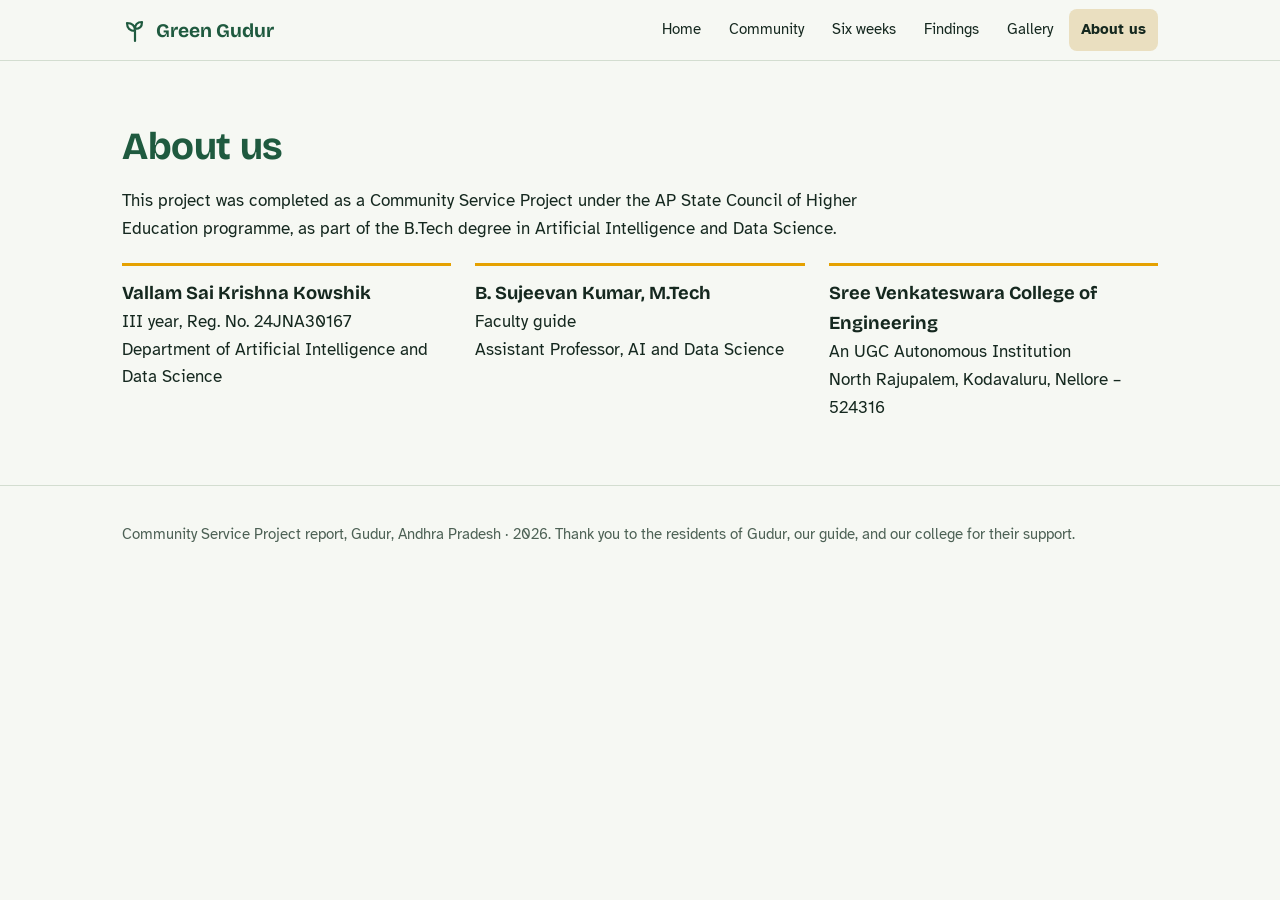
<file: about.html>
<!DOCTYPE html>
<html lang="en">
<head>
<meta charset="utf-8">
<meta name="viewport" content="width=device-width, initial-scale=1, viewport-fit=cover">
<title>About us – Green Gudur</title>
<link rel="preconnect" href="https://fonts.googleapis.com">
<link href="https://fonts.googleapis.com/css2?family=Bricolage+Grotesque:opsz,wght@12..96,500;12..96,700&family=Atkinson+Hyperlegible:wght@400;700&display=swap" rel="stylesheet">
<link rel="stylesheet" href="style.css">
</head>
<body>
<header><div class="wrap">
<a class="brand" href="index.html" aria-label="Green Gudur home"><svg width="26" height="26" viewBox="0 0 26 26" aria-hidden="true"><path d="M13 24V12M13 14c-5 0-8-3-8-8 5 0 8 3 8 8zm0-2c0-4 2-7 7-7 0 5-3 7-7 7z" fill="none" stroke="currentColor" stroke-width="2.2" stroke-linecap="round" stroke-linejoin="round"/></svg>Green Gudur</a>
<button id="menu" aria-expanded="false" aria-controls="nav">Menu</button>
<nav id="nav"><a href="index.html">Home</a><a href="community.html">Community</a><a href="journey.html">Six weeks</a><a href="findings.html">Findings</a><a href="gallery.html">Gallery</a><a href="about.html" aria-current="page">About us</a></nav>
</div></header>
<main id="top">
<section><div class="wrap">
<h2>About us</h2>
<p>This project was completed as a Community Service Project under the AP State Council of Higher Education programme, as part of the B.Tech degree in Artificial Intelligence and Data Science.</p>
<div class="sign">
<div><b>Vallam Sai Krishna Kowshik</b>III year, Reg. No. 24JNA30167<br>Department of Artificial Intelligence and Data Science</div>
<div><b>B. Sujeevan Kumar, M.Tech</b>Faculty guide<br>Assistant Professor, AI and Data Science</div>
<div><b>Sree Venkateswara College of Engineering</b>An UGC Autonomous Institution<br>North Rajupalem, Kodavaluru, Nellore – 524316</div>
</div></div></section>

</main>
<footer><div class="wrap"><p>Community Service Project report, Gudur, Andhra Pradesh · 2026. Thank you to the residents of Gudur, our guide, and our college for their support.</p></div></footer>

<script src="script.js"></script>
</body>
</html>
</file>
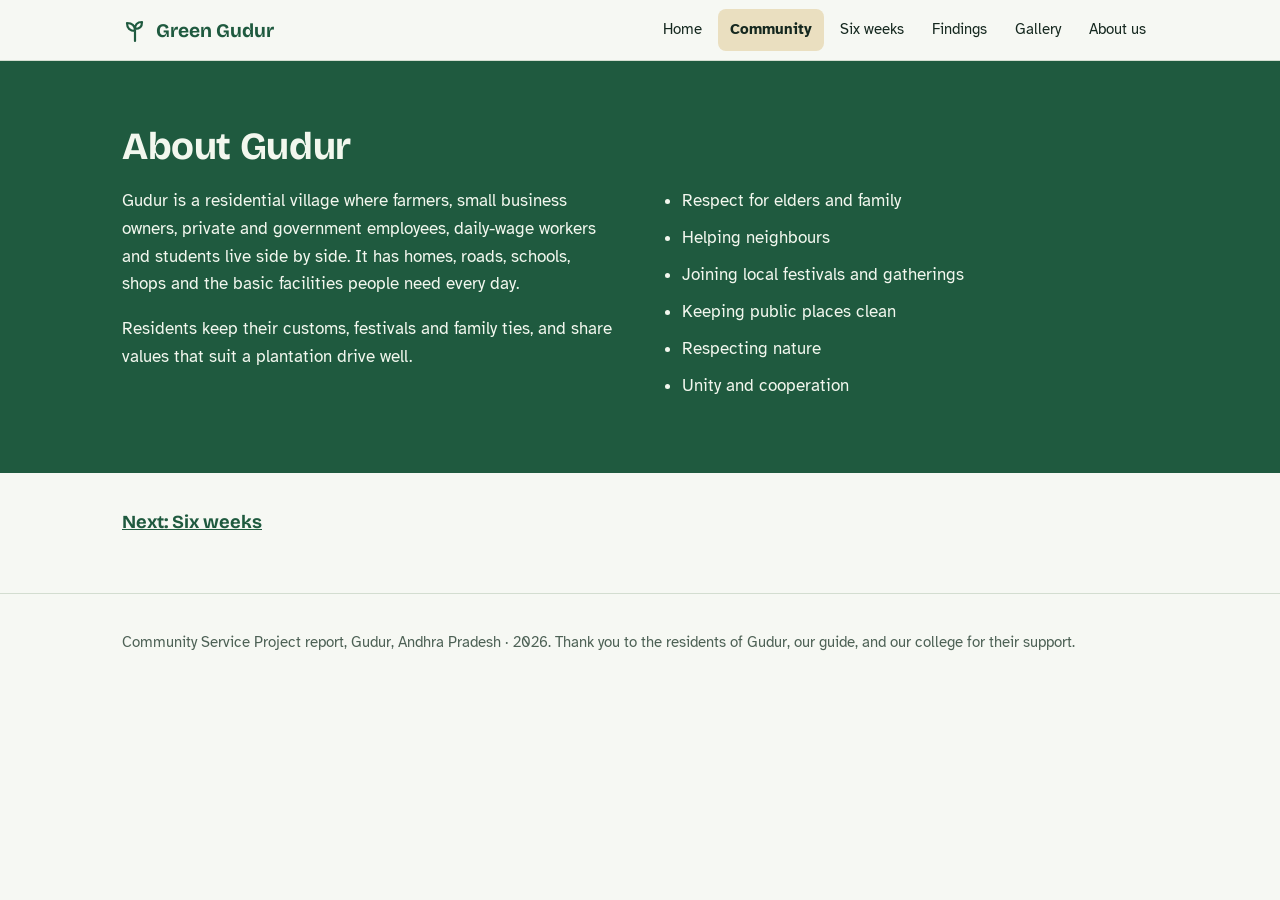
<file: community.html>
<!DOCTYPE html>
<html lang="en">
<head>
<meta charset="utf-8">
<meta name="viewport" content="width=device-width, initial-scale=1, viewport-fit=cover">
<title>About Gudur – Green Gudur</title>
<link rel="preconnect" href="https://fonts.googleapis.com">
<link href="https://fonts.googleapis.com/css2?family=Bricolage+Grotesque:opsz,wght@12..96,500;12..96,700&family=Atkinson+Hyperlegible:wght@400;700&display=swap" rel="stylesheet">
<link rel="stylesheet" href="style.css">
</head>
<body>
<header><div class="wrap">
<a class="brand" href="index.html" aria-label="Green Gudur home"><svg width="26" height="26" viewBox="0 0 26 26" aria-hidden="true"><path d="M13 24V12M13 14c-5 0-8-3-8-8 5 0 8 3 8 8zm0-2c0-4 2-7 7-7 0 5-3 7-7 7z" fill="none" stroke="currentColor" stroke-width="2.2" stroke-linecap="round" stroke-linejoin="round"/></svg>Green Gudur</a>
<button id="menu" aria-expanded="false" aria-controls="nav">Menu</button>
<nav id="nav"><a href="index.html">Home</a><a href="community.html" aria-current="page">Community</a><a href="journey.html">Six weeks</a><a href="findings.html">Findings</a><a href="gallery.html">Gallery</a><a href="about.html">About us</a></nav>
</div></header>
<main id="top">
<section class="band"><div class="wrap">
<h2>About Gudur</h2>
<div class="two"><div>
<p>Gudur is a residential village where farmers, small business owners, private and government employees, daily-wage workers and students live side by side. It has homes, roads, schools, shops and the basic facilities people need every day.</p>
<p>Residents keep their customs, festivals and family ties, and share values that suit a plantation drive well.</p>
</div><div>
<ul class="plain"><li>Respect for elders and family</li><li>Helping neighbours</li><li>Joining local festivals and gatherings</li><li>Keeping public places clean</li><li>Respecting nature</li><li>Unity and cooperation</li></ul>
</div></div></div></section>
<div class="next"><div class="wrap"><a href="journey.html">Next: Six weeks</a></div></div>
</main>
<footer><div class="wrap"><p>Community Service Project report, Gudur, Andhra Pradesh · 2026. Thank you to the residents of Gudur, our guide, and our college for their support.</p></div></footer>

<script src="script.js"></script>
</body>
</html>
</file>
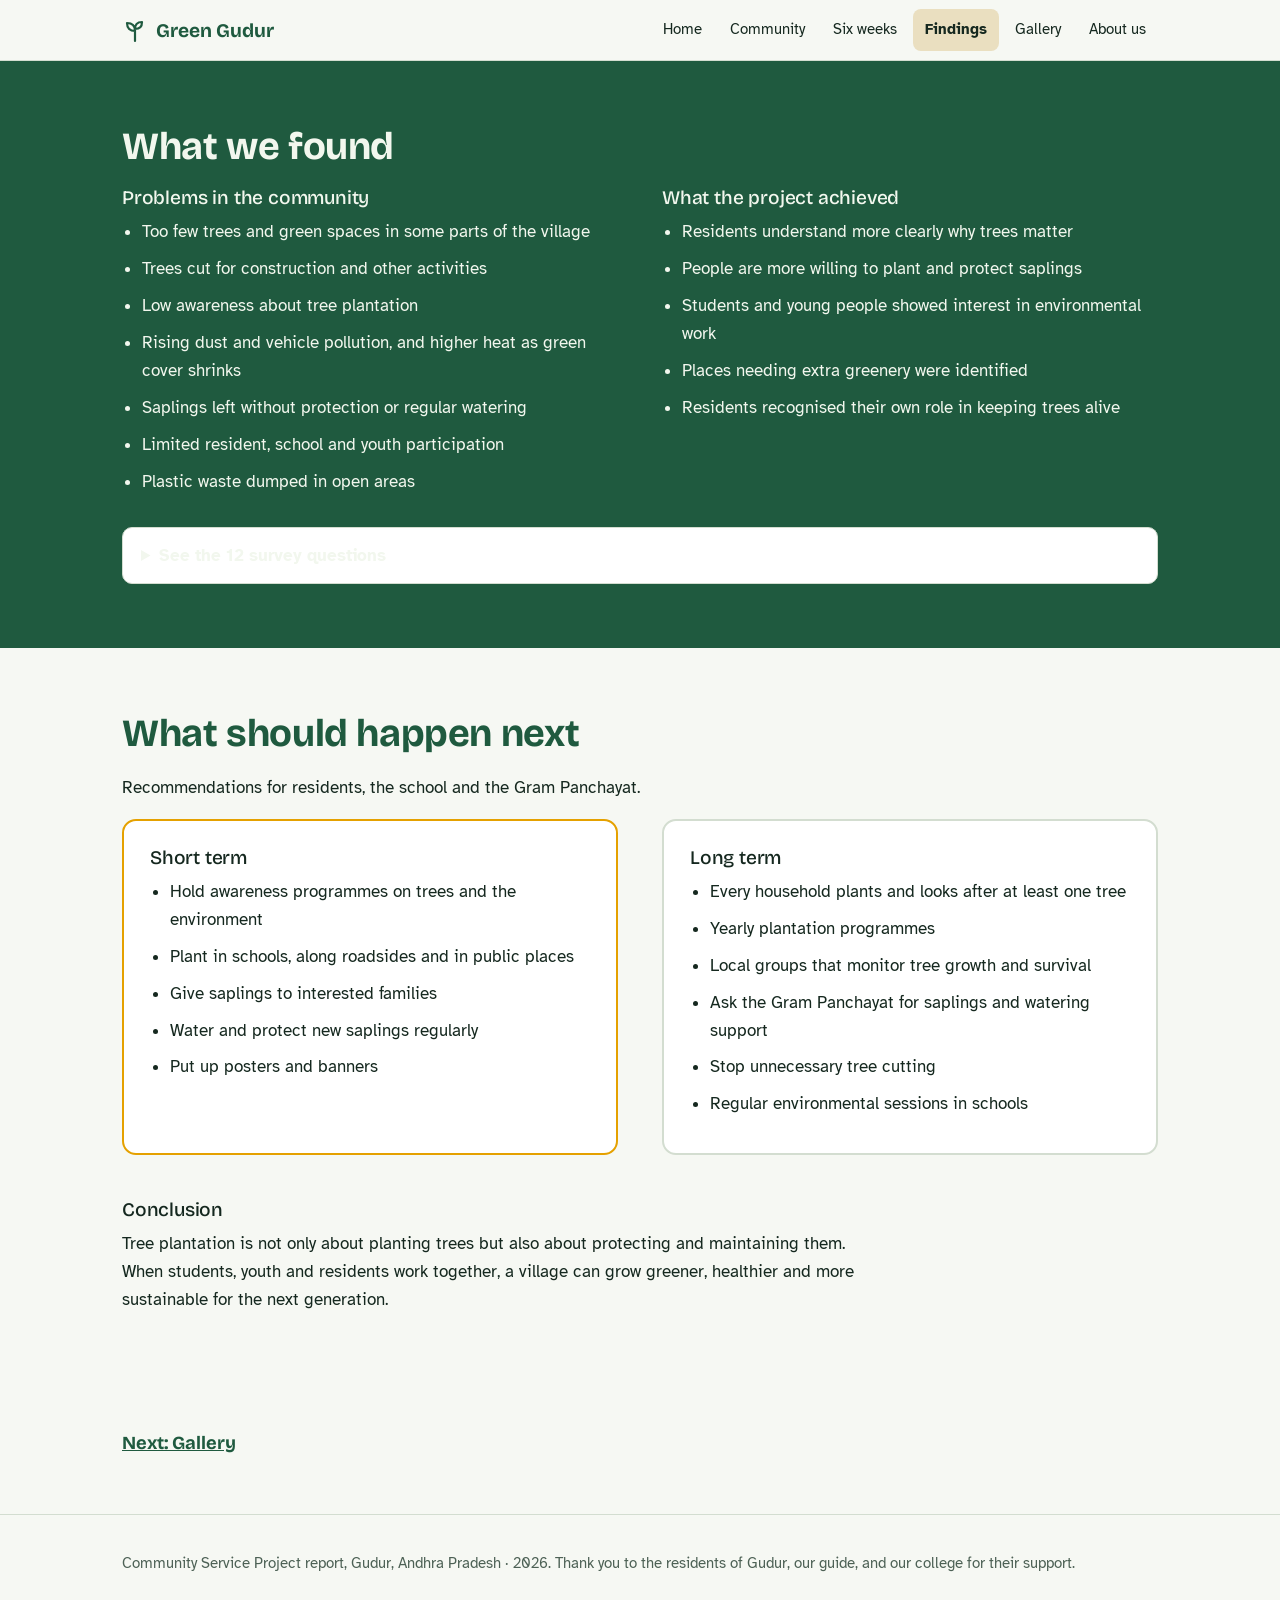
<file: findings.html>
<!DOCTYPE html>
<html lang="en">
<head>
<meta charset="utf-8">
<meta name="viewport" content="width=device-width, initial-scale=1, viewport-fit=cover">
<title>What we found and what should happen next – Green Gudur</title>
<link rel="preconnect" href="https://fonts.googleapis.com">
<link href="https://fonts.googleapis.com/css2?family=Bricolage+Grotesque:opsz,wght@12..96,500;12..96,700&family=Atkinson+Hyperlegible:wght@400;700&display=swap" rel="stylesheet">
<link rel="stylesheet" href="style.css">
</head>
<body>
<header><div class="wrap">
<a class="brand" href="index.html" aria-label="Green Gudur home"><svg width="26" height="26" viewBox="0 0 26 26" aria-hidden="true"><path d="M13 24V12M13 14c-5 0-8-3-8-8 5 0 8 3 8 8zm0-2c0-4 2-7 7-7 0 5-3 7-7 7z" fill="none" stroke="currentColor" stroke-width="2.2" stroke-linecap="round" stroke-linejoin="round"/></svg>Green Gudur</a>
<button id="menu" aria-expanded="false" aria-controls="nav">Menu</button>
<nav id="nav"><a href="index.html">Home</a><a href="community.html">Community</a><a href="journey.html">Six weeks</a><a href="findings.html" aria-current="page">Findings</a><a href="gallery.html">Gallery</a><a href="about.html">About us</a></nav>
</div></header>
<main id="top">
<section class="band"><div class="wrap">
<h2>What we found</h2>
<div class="cols"><div>
<h3>Problems in the community</h3>
<ul class="plain"><li>Too few trees and green spaces in some parts of the village</li><li>Trees cut for construction and other activities</li><li>Low awareness about tree plantation</li><li>Rising dust and vehicle pollution, and higher heat as green cover shrinks</li><li>Saplings left without protection or regular watering</li><li>Limited resident, school and youth participation</li><li>Plastic waste dumped in open areas</li></ul>
</div><div>
<h3>What the project achieved</h3>
<ul class="plain"><li>Residents understand more clearly why trees matter</li><li>People are more willing to plant and protect saplings</li><li>Students and young people showed interest in environmental work</li><li>Places needing extra greenery were identified</li><li>Residents recognised their own role in keeping trees alive</li></ul>
</div></div>
<details><summary>See the 12 survey questions</summary><ol>
<li>Are you aware of the importance of tree plantation?</li><li>Do you have trees or plants around your house?</li><li>Do you think trees help reduce air pollution?</li><li>Have you participated in any tree plantation programme?</li><li>Are you interested in planting saplings in your surroundings?</li><li>Do you know the importance of protecting existing trees?</li><li>Is there enough greenery in your village?</li><li>What are the main reasons for cutting down trees in your area?</li><li>Are people in your village interested in environmental protection activities?</li><li>Who should take responsibility for maintaining planted saplings?</li><li>Would you participate in future tree plantation programmes?</li><li>What suggestions would you give to make your village greener?</li></ol></details>
</div></section><section><div class="wrap">
<h2>What should happen next</h2>
<p>Recommendations for residents, the school and the Gram Panchayat.</p>
<div class="cols">
<div class="plan short"><h3>Short term</h3><ul class="plain"><li>Hold awareness programmes on trees and the environment</li><li>Plant in schools, along roadsides and in public places</li><li>Give saplings to interested families</li><li>Water and protect new saplings regularly</li><li>Put up posters and banners</li></ul></div>
<div class="plan"><h3>Long term</h3><ul class="plain"><li>Every household plants and looks after at least one tree</li><li>Yearly plantation programmes</li><li>Local groups that monitor tree growth and survival</li><li>Ask the Gram Panchayat for saplings and watering support</li><li>Stop unnecessary tree cutting</li><li>Regular environmental sessions in schools</li></ul></div>
</div>
<h3 style="margin-top:44px">Conclusion</h3>
<p>Tree plantation is not only about planting trees but also about protecting and maintaining them. When students, youth and residents work together, a village can grow greener, healthier and more sustainable for the next generation.</p>
</div></section>
<div class="next"><div class="wrap"><a href="gallery.html">Next: Gallery</a></div></div>
</main>
<footer><div class="wrap"><p>Community Service Project report, Gudur, Andhra Pradesh · 2026. Thank you to the residents of Gudur, our guide, and our college for their support.</p></div></footer>

<script src="script.js"></script>
</body>
</html>
</file>
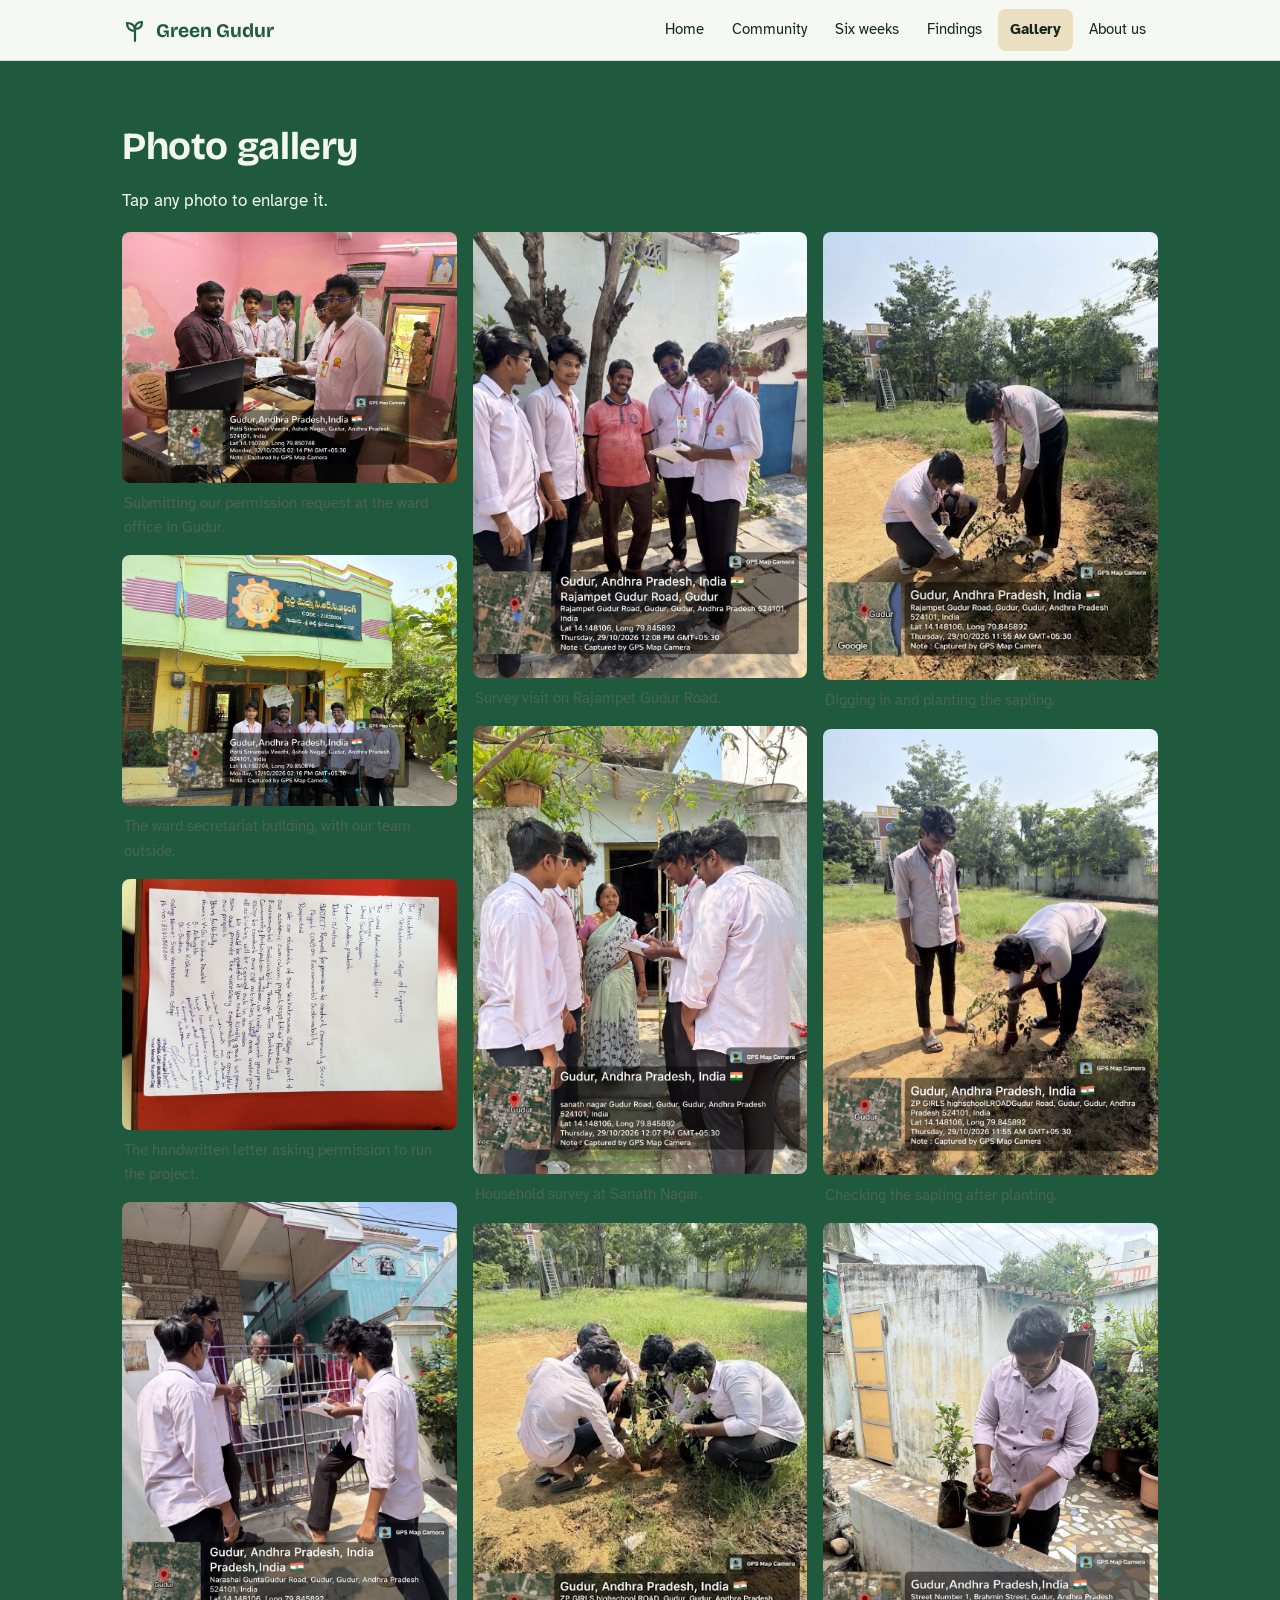
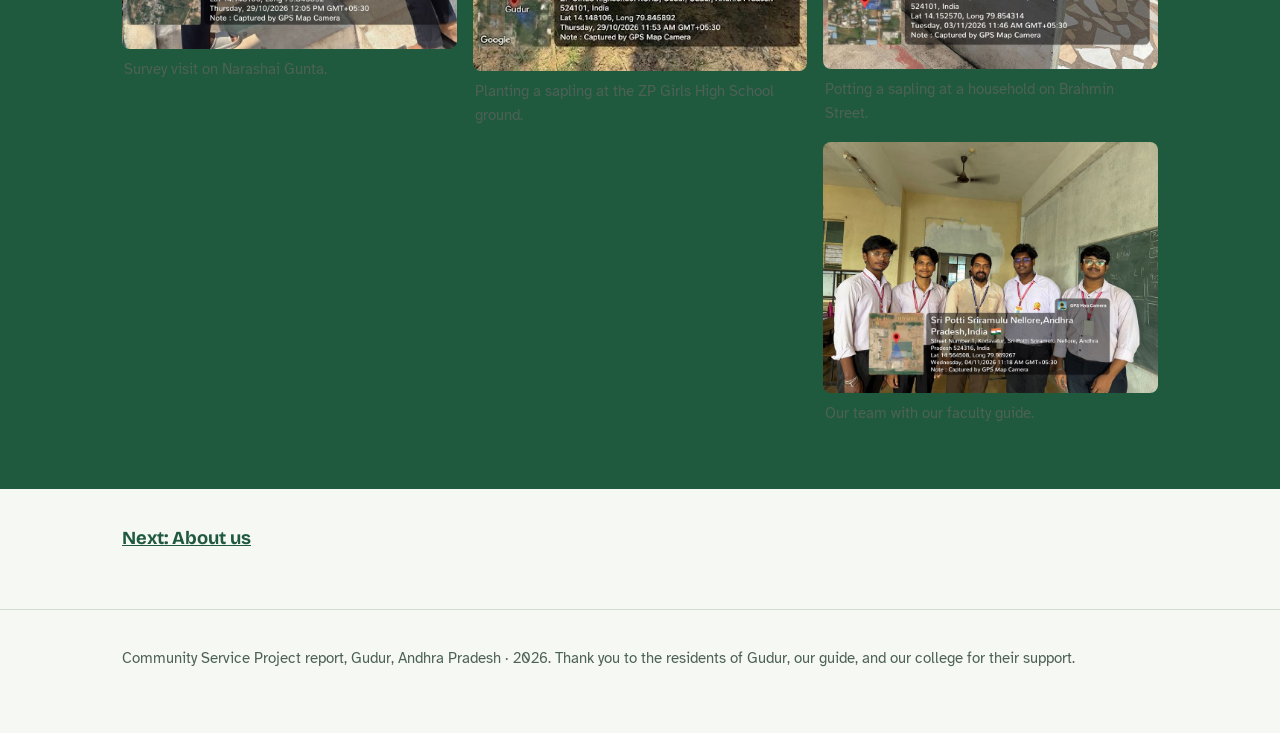
<file: gallery.html>
<!DOCTYPE html>
<html lang="en">
<head>
<meta charset="utf-8">
<meta name="viewport" content="width=device-width, initial-scale=1, viewport-fit=cover">
<title>Photo gallery – Green Gudur</title>
<link rel="preconnect" href="https://fonts.googleapis.com">
<link href="https://fonts.googleapis.com/css2?family=Bricolage+Grotesque:opsz,wght@12..96,500;12..96,700&family=Atkinson+Hyperlegible:wght@400;700&display=swap" rel="stylesheet">
<link rel="stylesheet" href="style.css">
</head>
<body>
<header><div class="wrap">
<a class="brand" href="index.html" aria-label="Green Gudur home"><svg width="26" height="26" viewBox="0 0 26 26" aria-hidden="true"><path d="M13 24V12M13 14c-5 0-8-3-8-8 5 0 8 3 8 8zm0-2c0-4 2-7 7-7 0 5-3 7-7 7z" fill="none" stroke="currentColor" stroke-width="2.2" stroke-linecap="round" stroke-linejoin="round"/></svg>Green Gudur</a>
<button id="menu" aria-expanded="false" aria-controls="nav">Menu</button>
<nav id="nav"><a href="index.html">Home</a><a href="community.html">Community</a><a href="journey.html">Six weeks</a><a href="findings.html">Findings</a><a href="gallery.html" aria-current="page">Gallery</a><a href="about.html">About us</a></nav>
</div></header>
<main id="top">
<section class="band"><div class="wrap">
<h2>Photo gallery</h2>
<p>Tap any photo to enlarge it.</p>
<div class="gal">
<figure><button type="button"><img src="photo-1218.jpg" alt="Students handing the permission request letter to the ward office staff" loading="lazy"></button><figcaption>Submitting our permission request at the ward office in Gudur.</figcaption></figure>
<figure><button type="button"><img src="
                                photo-1223.jpg" alt="Student team standing outside the ward secretariat building" loading="lazy"></button><figcaption>The ward secretariat building, with our team outside.</figcaption></figure>
<figure><button type="button"><img src="photo-1225.jpg" alt="Handwritten permission letter" loading="lazy"></button><figcaption>The handwritten letter asking permission to run the project.</figcaption></figure>
<figure><button type="button"><img src="photo-1454.jpg" alt="Students surveying a resident at his gate" loading="lazy"></button><figcaption>Survey visit on Narashai Gunta.</figcaption></figure>
<figure><button type="button"><img src="photo-1451.jpg" alt="Students speaking with a resident while filling in the questionnaire" loading="lazy"></button><figcaption>Survey visit on Rajampet Gudur Road.</figcaption></figure>
<figure><button type="button"><img src="photo-1452.jpg" alt="Students interviewing a resident at her doorway" loading="lazy"></button><figcaption>Household survey at Sanath Nagar.</figcaption></figure>
<figure><button type="button"><img src="photo-1481.jpg" alt="Four students planting a sapling together" loading="lazy"></button><figcaption>Planting a sapling at the ZP Girls High School ground.</figcaption></figure>
<figure><button type="button"><img src="photo-1455.jpg" alt="Two students planting a sapling in the school ground" loading="lazy"></button><figcaption>Digging in and planting the sapling.</figcaption></figure>
<figure><button type="button"><img src="photo-1456.jpg" alt="Two students beside a newly planted sapling" loading="lazy"></button><figcaption>Checking the sapling after planting.</figcaption></figure>
<figure><button type="button"><img src="photo-1458.jpg" alt="Student filling a pot with soil beside a sapling" loading="lazy"></button><figcaption>Potting a sapling at a household on Brahmin Street.</figcaption></figure>
<figure><button type="button"><img src="photo-1473.jpg" alt="Student team with their faculty guide in a classroom" loading="lazy"></button><figcaption>Our team with our faculty guide.</figcaption></figure>

</div></div></section>
<div class="next"><div class="wrap"><a href="about.html">Next: About us</a></div></div>
</main>
<footer><div class="wrap"><p>Community Service Project report, Gudur, Andhra Pradesh · 2026. Thank you to the residents of Gudur, our guide, and our college for their support.</p></div></footer>
<dialog id="lb" aria-label="Enlarged photo"><button id="x" aria-label="Close photo">×</button><img alt=""><p></p></dialog>
<script src="script.js"></script>
</body>
</html>
</file>
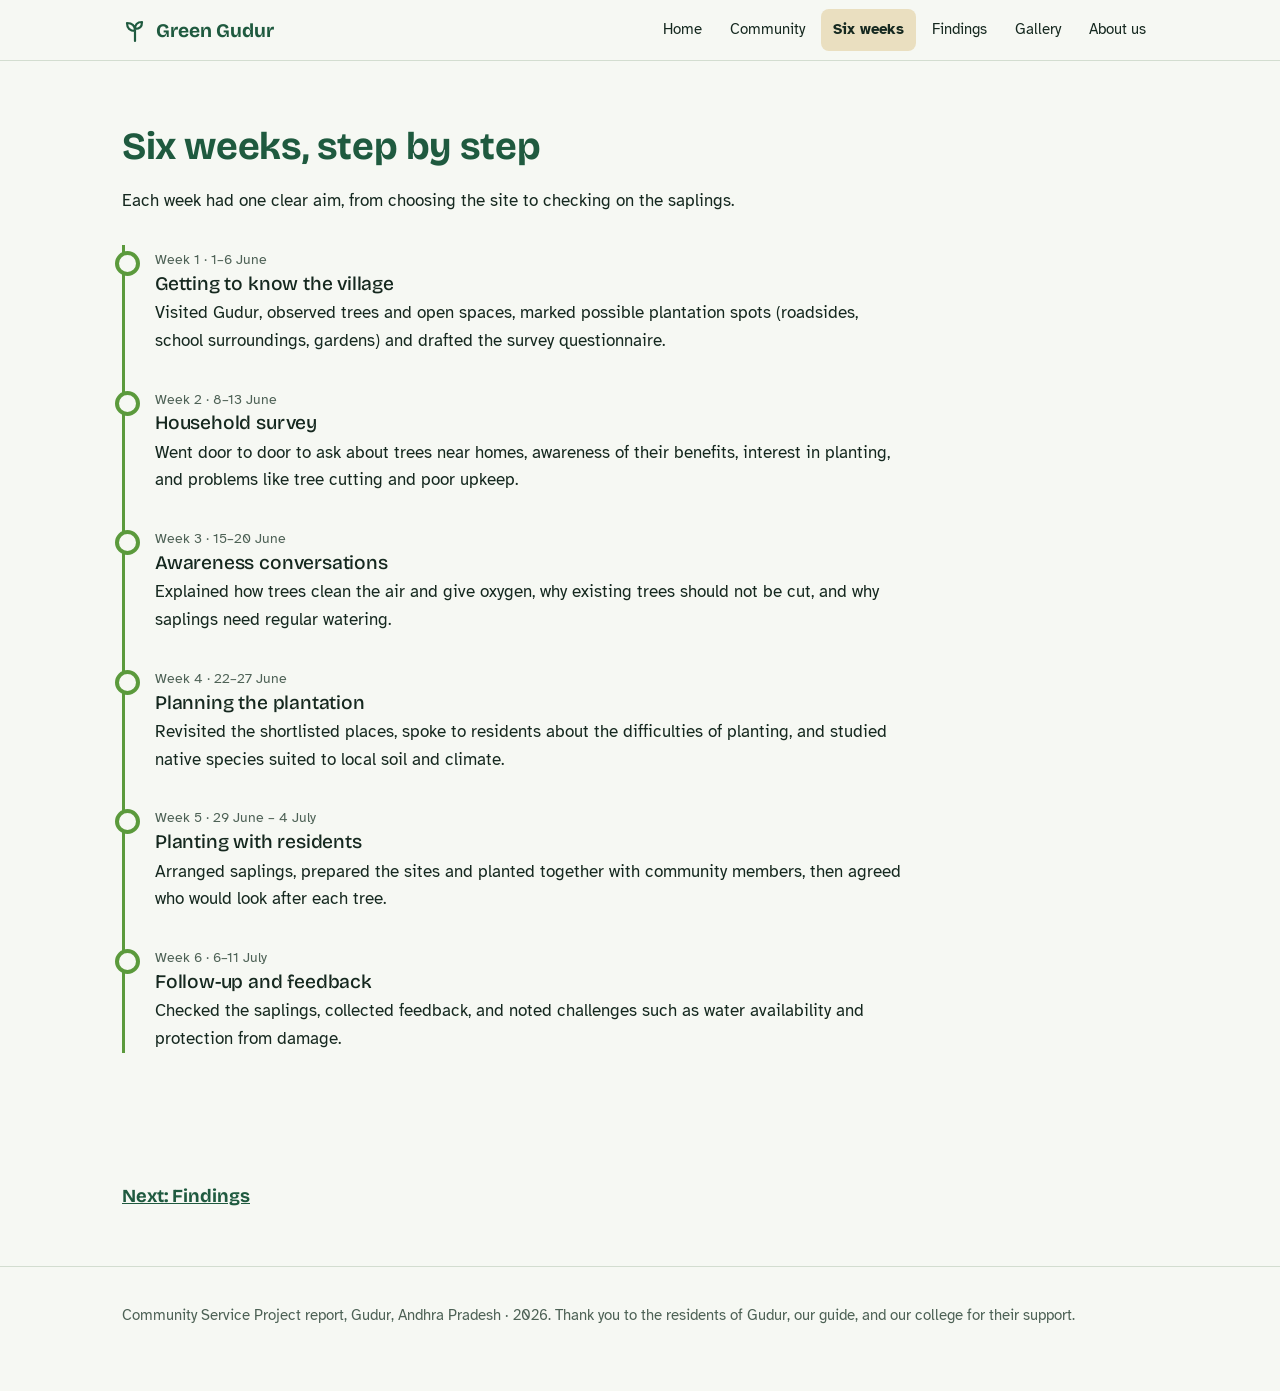
<file: journey.html>
<!DOCTYPE html>
<html lang="en">
<head>
<meta charset="utf-8">
<meta name="viewport" content="width=device-width, initial-scale=1, viewport-fit=cover">
<title>Six weeks, step by step – Green Gudur</title>
<link rel="preconnect" href="https://fonts.googleapis.com">
<link href="https://fonts.googleapis.com/css2?family=Bricolage+Grotesque:opsz,wght@12..96,500;12..96,700&family=Atkinson+Hyperlegible:wght@400;700&display=swap" rel="stylesheet">
<link rel="stylesheet" href="style.css">
</head>
<body>
<header><div class="wrap">
<a class="brand" href="index.html" aria-label="Green Gudur home"><svg width="26" height="26" viewBox="0 0 26 26" aria-hidden="true"><path d="M13 24V12M13 14c-5 0-8-3-8-8 5 0 8 3 8 8zm0-2c0-4 2-7 7-7 0 5-3 7-7 7z" fill="none" stroke="currentColor" stroke-width="2.2" stroke-linecap="round" stroke-linejoin="round"/></svg>Green Gudur</a>
<button id="menu" aria-expanded="false" aria-controls="nav">Menu</button>
<nav id="nav"><a href="index.html">Home</a><a href="community.html">Community</a><a href="journey.html" aria-current="page">Six weeks</a><a href="findings.html">Findings</a><a href="gallery.html">Gallery</a><a href="about.html">About us</a></nav>
</div></header>
<main id="top">
<section><div class="wrap">
<h2>Six weeks, step by step</h2>
<p>Each week had one clear aim, from choosing the site to checking on the saplings.</p>
<ol class="tl">
<li><span class="when">Week 1 · 1–6 June</span><h3>Getting to know the village</h3><p>Visited Gudur, observed trees and open spaces, marked possible plantation spots (roadsides, school surroundings, gardens) and drafted the survey questionnaire.</p></li>
<li><span class="when">Week 2 · 8–13 June</span><h3>Household survey</h3><p>Went door to door to ask about trees near homes, awareness of their benefits, interest in planting, and problems like tree cutting and poor upkeep.</p></li>
<li><span class="when">Week 3 · 15–20 June</span><h3>Awareness conversations</h3><p>Explained how trees clean the air and give oxygen, why existing trees should not be cut, and why saplings need regular watering.</p></li>
<li><span class="when">Week 4 · 22–27 June</span><h3>Planning the plantation</h3><p>Revisited the shortlisted places, spoke to residents about the difficulties of planting, and studied native species suited to local soil and climate.</p></li>
<li><span class="when">Week 5 · 29 June – 4 July</span><h3>Planting with residents</h3><p>Arranged saplings, prepared the sites and planted together with community members, then agreed who would look after each tree.</p></li>
<li><span class="when">Week 6 · 6–11 July</span><h3>Follow-up and feedback</h3><p>Checked the saplings, collected feedback, and noted challenges such as water availability and protection from damage.</p></li>
</ol></div></section>
<div class="next"><div class="wrap"><a href="findings.html">Next: Findings</a></div></div>
</main>
<footer><div class="wrap"><p>Community Service Project report, Gudur, Andhra Pradesh · 2026. Thank you to the residents of Gudur, our guide, and our college for their support.</p></div></footer>

<script src="script.js"></script>
</body>
</html>
</file>
<file: style.css>
:root{--bg:#F6F8F3;--ink:#15281F;--muted:#4D6155;--green:#1F5A3F;--leaf:#5B9A3C;--sand:#EADFC0;--line:#D3DDD0;--card:#fff;--band:#1F5A3F;--onband:#F2F7EE;--mari:#E5A100;
box-sizing:border-box;padding-top:env(safe-area-inset-top,0px);padding-bottom:env(safe-area-inset-bottom,0px)}
@media (prefers-color-scheme:dark){:root:not([data-theme="light"]){--bg:#0F1A14;--ink:#E8F0E8;--muted:#A3B5A8;--green:#8FD19E;--leaf:#7DBE5A;--sand:#2B2A1C;--line:#2A3B30;--card:#16241C;--band:#0B2A1D;--onband:#E8F0E8}}
:root[data-theme="dark"]{--bg:#0F1A14;--ink:#E8F0E8;--muted:#A3B5A8;--green:#8FD19E;--leaf:#7DBE5A;--sand:#2B2A1C;--line:#2A3B30;--card:#16241C;--band:#0B2A1D;--onband:#E8F0E8}
*{box-sizing:border-box}
html{scroll-behavior:smooth;scroll-padding-top:calc(72px + env(safe-area-inset-top,0px));height:100%}
body{margin:0;background:var(--bg);color:var(--ink);font:400 1.05rem/1.65 "Atkinson Hyperlegible",system-ui,sans-serif}
h1,h2,h3{font-family:"Bricolage Grotesque","Trebuchet MS",sans-serif;line-height:1.12;margin:0 0 .5em;letter-spacing:-.01em}
h1{font-size:clamp(2.3rem,6vw,4.2rem);font-weight:700}
h2{font-size:clamp(1.7rem,3.6vw,2.4rem);font-weight:700;color:var(--green)}
h3{font-size:1.2rem;font-weight:500}
p{margin:0 0 1em;max-width:68ch}
a{color:var(--green)}
:focus-visible{outline:3px solid var(--mari);outline-offset:3px}
.wrap{max-width:1080px;margin:0 auto;padding:0 22px}
body::before{content:"";position:fixed;inset:0 0 auto;height:env(safe-area-inset-top,0px);background:var(--bg);z-index:30}
header{position:sticky;top:env(safe-area-inset-top,0px);z-index:20;background:var(--bg);border-bottom:1px solid var(--line)}
header .wrap{display:flex;align-items:center;justify-content:space-between;height:60px}
.brand{font:700 1.2rem "Bricolage Grotesque",sans-serif;color:var(--green);text-decoration:none;display:flex;gap:8px;align-items:center}
nav{display:flex;gap:4px;flex-wrap:wrap}
nav a{padding:8px 12px;text-decoration:none;color:var(--ink);border-radius:8px;font-size:.95rem}
nav a:hover{background:var(--sand)}
#menu{display:none;background:none;border:1px solid var(--line);color:var(--ink);border-radius:8px;padding:8px 12px;font:inherit}
@media(max-width:760px){#menu{display:block}nav{display:none;position:absolute;left:0;right:0;top:60px;background:var(--bg);border-bottom:1px solid var(--line);padding:10px 16px;flex-direction:column}nav.open{display:flex}}
.hero{padding:56px 0 64px}
.hero .wrap{display:grid;grid-template-columns:1.05fr .95fr;gap:44px;align-items:center}
@media(max-width:860px){.hero .wrap{grid-template-columns:1fr}}
.hero .lede{font-size:1.2rem;color:var(--muted)}
.facts{display:flex;flex-wrap:wrap;gap:10px 28px;margin:26px 0 0;padding:18px 0 0;border-top:2px solid var(--leaf);list-style:none}
.facts li{font-size:.95rem;color:var(--muted)}.facts b{display:block;color:var(--ink);font-size:1rem}
.crop{aspect-ratio:4/3.3;overflow:hidden;border-radius:6px 60px 6px 60px;background:var(--sand)}
.crop img{width:100%;display:block;margin-top:-4%}
.cap{font-size:.88rem;color:var(--muted);margin-top:8px}
section{padding:64px 0}
.band{background:var(--band);color:var(--onband)}
.band h2,.band a{color:var(--onband)}
.two{display:grid;grid-template-columns:1fr 1fr;gap:44px}
@media(max-width:800px){.two{grid-template-columns:1fr}}
.goals{list-style:none;margin:0;padding:0;display:grid;grid-template-columns:repeat(2,1fr);gap:0 36px}
@media(max-width:800px){.goals{grid-template-columns:1fr}}
.goals li{padding:16px 0 16px 18px;border-left:4px solid var(--leaf);margin-bottom:14px}
.goals b{display:block;font-family:"Bricolage Grotesque",sans-serif;font-size:1.1rem}
.goals span{color:var(--muted);font-size:.97rem}
.values{display:flex;flex-wrap:wrap;gap:8px;padding:0;list-style:none;margin:14px 0 0}
.values li{background:var(--sand);color:var(--ink);padding:5px 12px;border-radius:99px;font-size:.92rem}
.band .values li{background:rgba(255,255,255,.14);color:var(--onband)}
.tl{list-style:none;margin:30px 0 0;padding:0 0 0 30px;border-left:3px solid var(--leaf)}
.tl li{position:relative;margin-bottom:30px}
.tl li::before{content:"";position:absolute;left:-40px;top:6px;width:17px;height:17px;border-radius:50%;background:var(--bg);border:4px solid var(--leaf)}
.tl .when{font-size:.9rem;color:var(--muted)}
.tl h3{margin:0}
.tl p{margin:.3em 0 0}
.cols{display:grid;grid-template-columns:1fr 1fr;gap:44px}
@media(max-width:800px){.cols{grid-template-columns:1fr}}
ol.plain,ul.plain{margin:0;padding-left:1.2em}
.plain li{margin-bottom:.55em}
.plan{border:2px solid var(--line);border-radius:14px;padding:26px;background:var(--card)}
.plan.short{border-color:var(--mari)}
details{border:1px solid var(--line);border-radius:10px;background:var(--card);margin-top:22px}
summary{cursor:pointer;padding:14px 18px;font-weight:700}
details ol{margin:0;padding:0 18px 14px 40px}
.gal{columns:3 260px;column-gap:16px}
.gal figure{margin:0 0 16px;break-inside:avoid}
.gal button{all:unset;display:block;cursor:zoom-in;border-radius:8px;overflow:hidden;width:100%}
.gal button:focus-visible{outline:3px solid var(--mari)}
.gal img{width:100%;display:block;transition:transform .25s}
.gal button:hover img{transform:scale(1.03)}
.gal figcaption{font-size:.92rem;color:var(--muted);padding:8px 2px 0}
dialog{border:0;padding:0;background:transparent;max-width:min(94vw,980px);max-height:94vh;color:#fff}
dialog::backdrop{background:rgba(5,15,10,.88)}
dialog img{max-width:100%;max-height:80vh;display:block;margin:0 auto;border-radius:6px}
dialog p{text-align:center;margin:10px auto}
dialog button{position:absolute;top:6px;right:6px;background:#fff;color:#111;border:0;border-radius:99px;width:40px;height:40px;font-size:1.3rem;cursor:pointer}
.sign{display:grid;grid-template-columns:repeat(auto-fit,minmax(240px,1fr));gap:24px;margin-top:20px}
.sign div{border-top:3px solid var(--mari);padding-top:12px}
.sign b{display:block;font-family:"Bricolage Grotesque",sans-serif;font-size:1.15rem}
footer{padding:36px 0 48px;border-top:1px solid var(--line);color:var(--muted);font-size:.93rem}
footer p{max-width:none}
@media(prefers-reduced-motion:reduce){html{scroll-behavior:auto}.gal img{transition:none}}
nav a[aria-current=page]{background:var(--sand);font-weight:700}
.next{padding:36px 0 56px}.next a{font:700 1.15rem 'Bricolage Grotesque',sans-serif}
.band + .next{background:var(--bg)}
.explore{list-style:none;margin:0;padding:0;display:grid;grid-template-columns:repeat(auto-fit,minmax(220px,1fr));gap:18px}.explore a{display:block;padding:18px;border:2px solid var(--line);border-radius:12px;text-decoration:none;color:var(--ink);background:var(--card)}.explore a:hover{border-color:var(--leaf)}.explore b{display:block;font-family:'Bricolage Grotesque',sans-serif;font-size:1.15rem;color:var(--green)}.explore span{color:var(--muted);font-size:.95rem}
</file>
